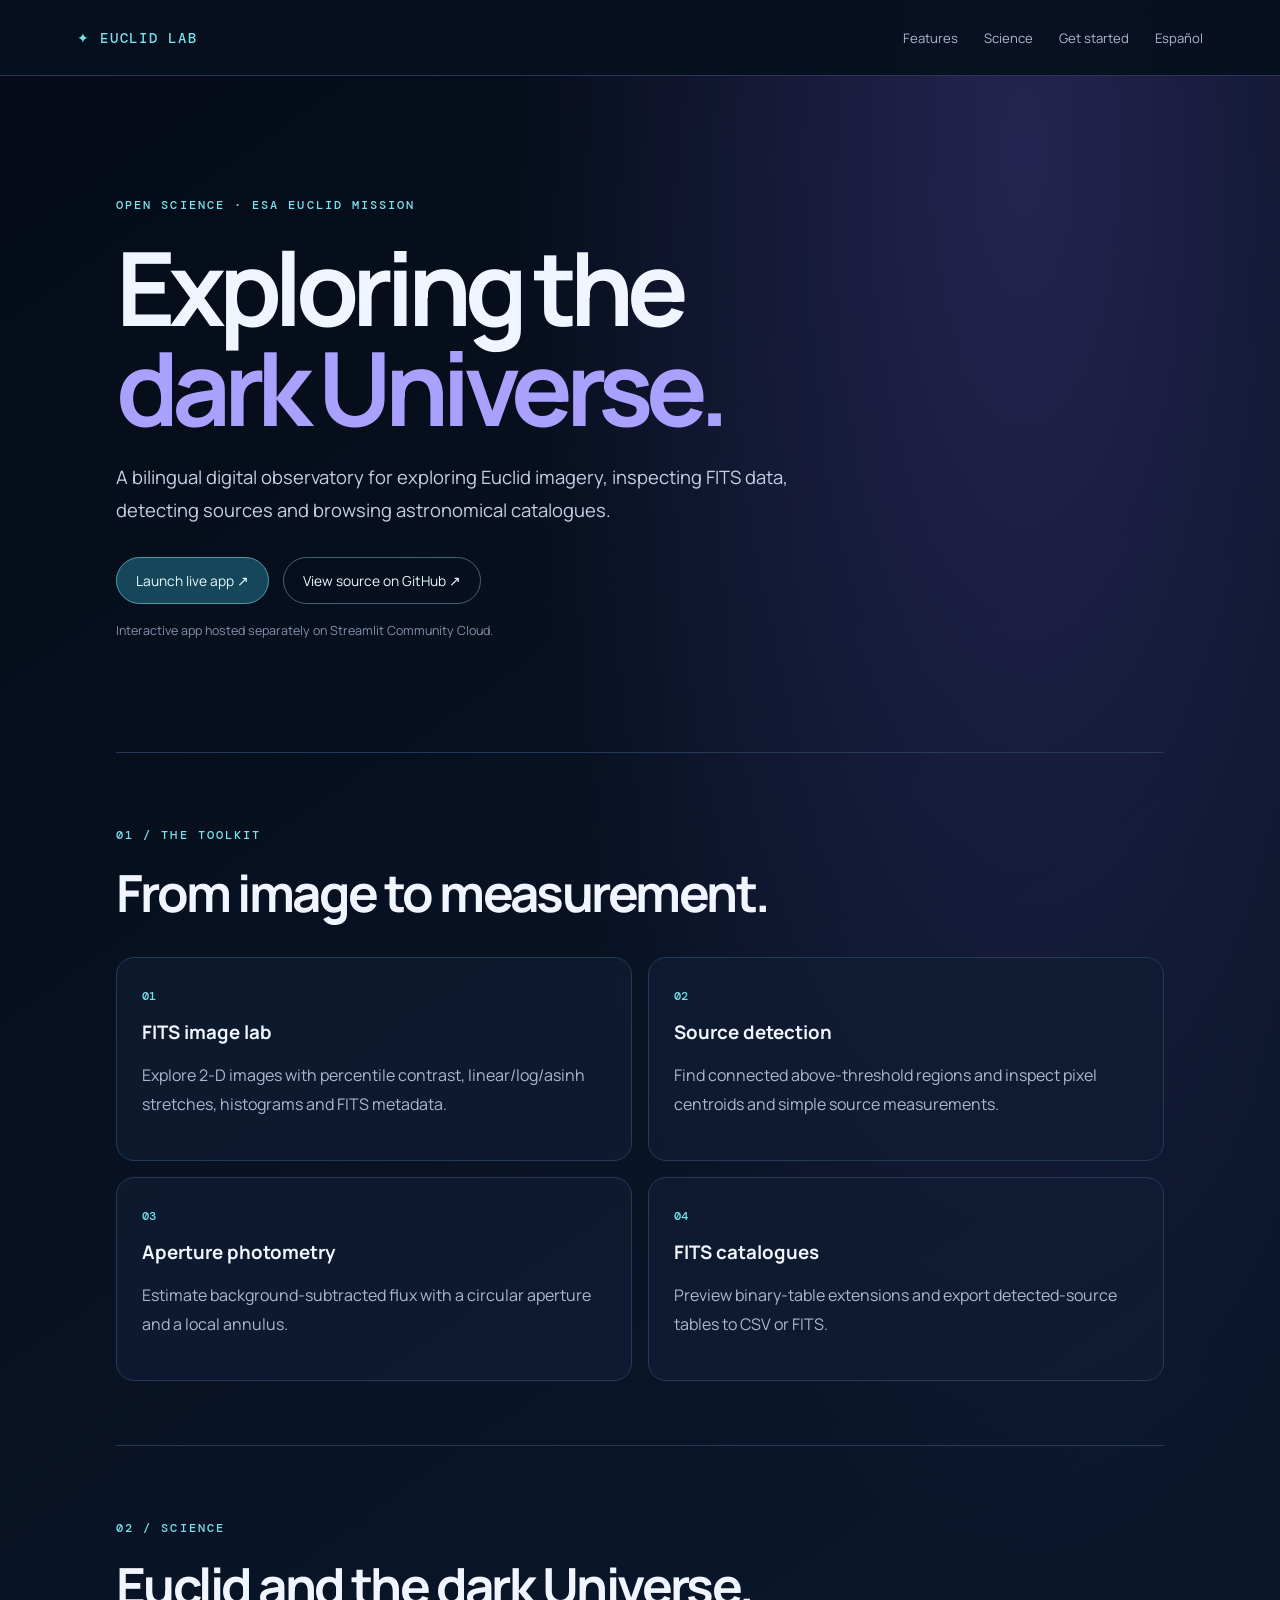
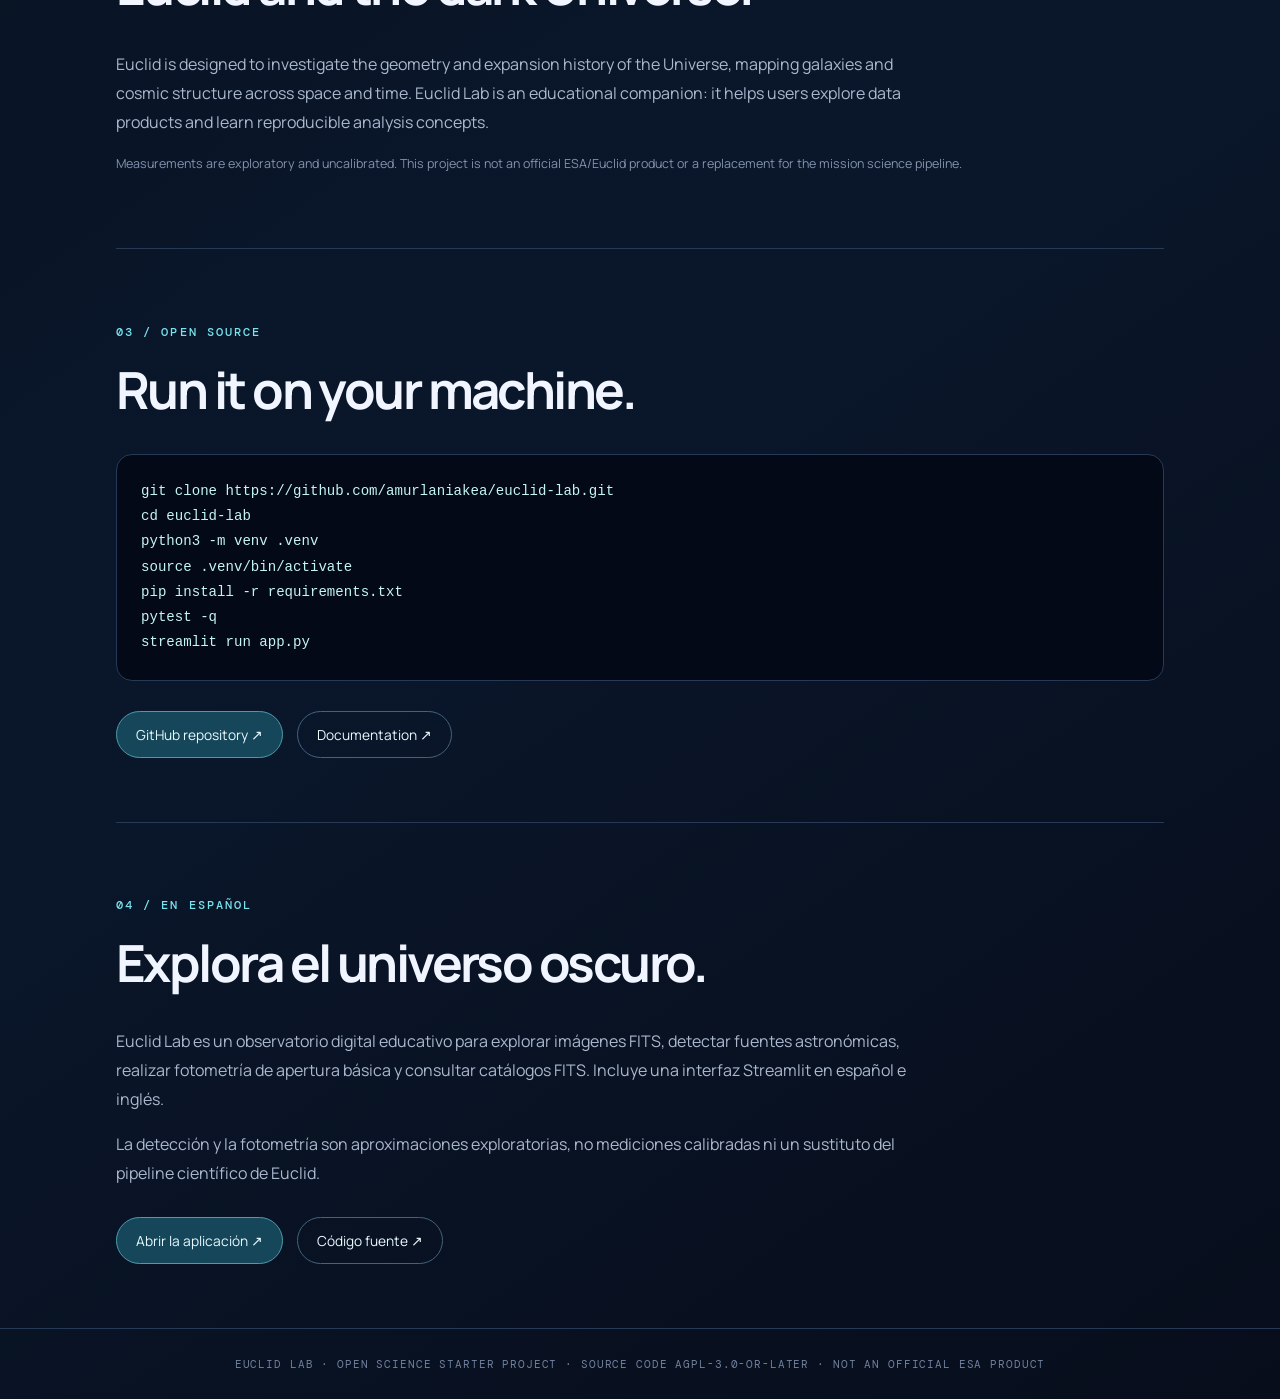
<file: site/index.html>
<!doctype html>
<html lang="en">
<head>
<meta charset="utf-8"><meta name="viewport" content="width=device-width,initial-scale=1">
<meta name="description" content="Euclid Lab — an open educational observatory for Euclid FITS images, source detection and catalogues.">
<title>Euclid Lab — A digital observatory</title>
<link rel="stylesheet" href="style.css">
</head>
<body>
<header><a class="brand" href="./">✦ EUCLID LAB</a><nav><a href="#features">Features</a><a href="#science">Science</a><a href="#start">Get started</a><a href="#es">Español</a></nav></header>
<main>
<section class="hero"><p class="eyebrow">OPEN SCIENCE · ESA EUCLID MISSION</p><h1>Exploring the<br><em>dark Universe.</em></h1><p class="lead">A bilingual digital observatory for exploring Euclid imagery, inspecting FITS data, detecting sources and browsing astronomical catalogues.</p><div class="actions"><a class="button primary" href="https://euclid-lab.streamlit.app/">Launch live app ↗</a><a class="button" href="https://github.com/amurlaniakea/euclid-lab">View source on GitHub ↗</a></div><p class="note">Interactive app hosted separately on Streamlit Community Cloud.</p></section>
<section id="features"><p class="eyebrow">01 / THE TOOLKIT</p><h2>From image to measurement.</h2><div class="cards"><article><b>01</b><h3>FITS image lab</h3><p>Explore 2-D images with percentile contrast, linear/log/asinh stretches, histograms and FITS metadata.</p></article><article><b>02</b><h3>Source detection</h3><p>Find connected above-threshold regions and inspect pixel centroids and simple source measurements.</p></article><article><b>03</b><h3>Aperture photometry</h3><p>Estimate background-subtracted flux with a circular aperture and a local annulus.</p></article><article><b>04</b><h3>FITS catalogues</h3><p>Preview binary-table extensions and export detected-source tables to CSV or FITS.</p></article></div></section>
<section id="science"><p class="eyebrow">02 / SCIENCE</p><h2>Euclid and the dark Universe.</h2><p class="body">Euclid is designed to investigate the geometry and expansion history of the Universe, mapping galaxies and cosmic structure across space and time. Euclid Lab is an educational companion: it helps users explore data products and learn reproducible analysis concepts.</p><p class="note">Measurements are exploratory and uncalibrated. This project is not an official ESA/Euclid product or a replacement for the mission science pipeline.</p></section>
<section id="start"><p class="eyebrow">03 / OPEN SOURCE</p><h2>Run it on your machine.</h2><pre><code>git clone https://github.com/amurlaniakea/euclid-lab.git
cd euclid-lab
python3 -m venv .venv
source .venv/bin/activate
pip install -r requirements.txt
pytest -q
streamlit run app.py</code></pre><div class="actions"><a class="button primary" href="https://github.com/amurlaniakea/euclid-lab">GitHub repository ↗</a><a class="button" href="https://github.com/amurlaniakea/euclid-lab/blob/main/README.md">Documentation ↗</a></div></section>
<section id="es" lang="es"><p class="eyebrow">04 / EN ESPAÑOL</p><h2>Explora el universo oscuro.</h2><p class="body">Euclid Lab es un observatorio digital educativo para explorar imágenes FITS, detectar fuentes astronómicas, realizar fotometría de apertura básica y consultar catálogos FITS. Incluye una interfaz Streamlit en español e inglés.</p><p class="body">La detección y la fotometría son aproximaciones exploratorias, no mediciones calibradas ni un sustituto del pipeline científico de Euclid.</p><div class="actions"><a class="button primary" href="https://euclid-lab.streamlit.app/">Abrir la aplicación ↗</a><a class="button" href="https://github.com/amurlaniakea/euclid-lab">Código fuente ↗</a></div></section>
</main><footer>EUCLID LAB · OPEN SCIENCE STARTER PROJECT · SOURCE CODE AGPL-3.0-OR-LATER · NOT AN OFFICIAL ESA PRODUCT</footer>
</body></html>
</file>
<file: site/style.css>
@import url('https://fonts.googleapis.com/css2?family=DM+Mono:wght@400;500&family=Manrope:wght@400;500;600;700;800&display=swap');
:root{color-scheme:dark;--bg:#07101f;--panel:#101d33;--line:#263a58;--ink:#f1f5ff;--muted:#aab8ce;--cyan:#78e4ee;--violet:#aaa1ff}
*{box-sizing:border-box}html{scroll-behavior:smooth}body{margin:0;background:radial-gradient(ellipse at 80% 5%,#242450 0,transparent 35%),linear-gradient(145deg,#050b17,#0a172b 60%,#070d1b);color:var(--ink);font-family:Manrope, sans-serif}
header{height:76px;display:flex;align-items:center;justify-content:space-between;padding:0 max(6vw,24px);border-bottom:1px solid var(--line);position:sticky;top:0;background:#07101feF;backdrop-filter:blur(12px);z-index:2}
.brand{font:500 .9rem 'DM Mono';letter-spacing:.12em;color:var(--cyan);text-decoration:none}nav{display:flex;gap:26px}nav a{font-size:.82rem;color:var(--muted);text-decoration:none}nav a:hover{color:var(--cyan)}
main{max-width:1100px;margin:auto;padding:0 26px}.hero{padding:110px 0 100px;max-width:820px}.eyebrow{font:500 .72rem 'DM Mono';letter-spacing:.18em;color:var(--cyan);text-transform:uppercase}.hero h1{font-size:clamp(3.3rem,8vw,6.7rem);line-height:.98;letter-spacing:-.07em;margin:24px 0}.hero h1 em{font-style:normal;color:var(--violet)}.lead{font-size:1.15rem;line-height:1.8;color:#c4d0e4;max-width:720px}.actions{display:flex;gap:14px;flex-wrap:wrap;margin-top:30px}.button{display:inline-block;padding:13px 19px;border:1px solid #45627b;border-radius:999px;color:#e8fbff;text-decoration:none;font-size:.86rem}.primary{background:#16465a;border-color:#4b9ca8}.note{font-size:.78rem;color:#8293ad;margin-top:18px}
section:not(.hero){padding:64px 0;border-top:1px solid var(--line)}h2{font-size:clamp(2rem,4vw,3.2rem);letter-spacing:-.05em;margin:14px 0 30px}.cards{display:grid;grid-template-columns:repeat(2,1fr);gap:16px}.cards article{padding:25px;border:1px solid var(--line);border-radius:18px;background:#101d33b8}.cards b{font:500 .72rem 'DM Mono';color:var(--cyan)}h3{margin:14px 0 8px}.cards p,.body{color:var(--muted);line-height:1.8;max-width:820px}pre{padding:24px;background:#030916;border:1px solid var(--line);border-radius:16px;overflow:auto;color:#c4f5f4;font-size:.88rem;line-height:1.8}footer{border-top:1px solid var(--line);padding:28px 6vw;color:#71819d;font: .68rem 'DM Mono';letter-spacing:.08em;text-align:center}
@media(max-width:650px){header{padding:0 18px}nav{gap:10px}nav a{font-size:.7rem}nav a:nth-child(2){display:none}.hero{padding:78px 0}.cards{grid-template-columns:1fr}}
</file>
